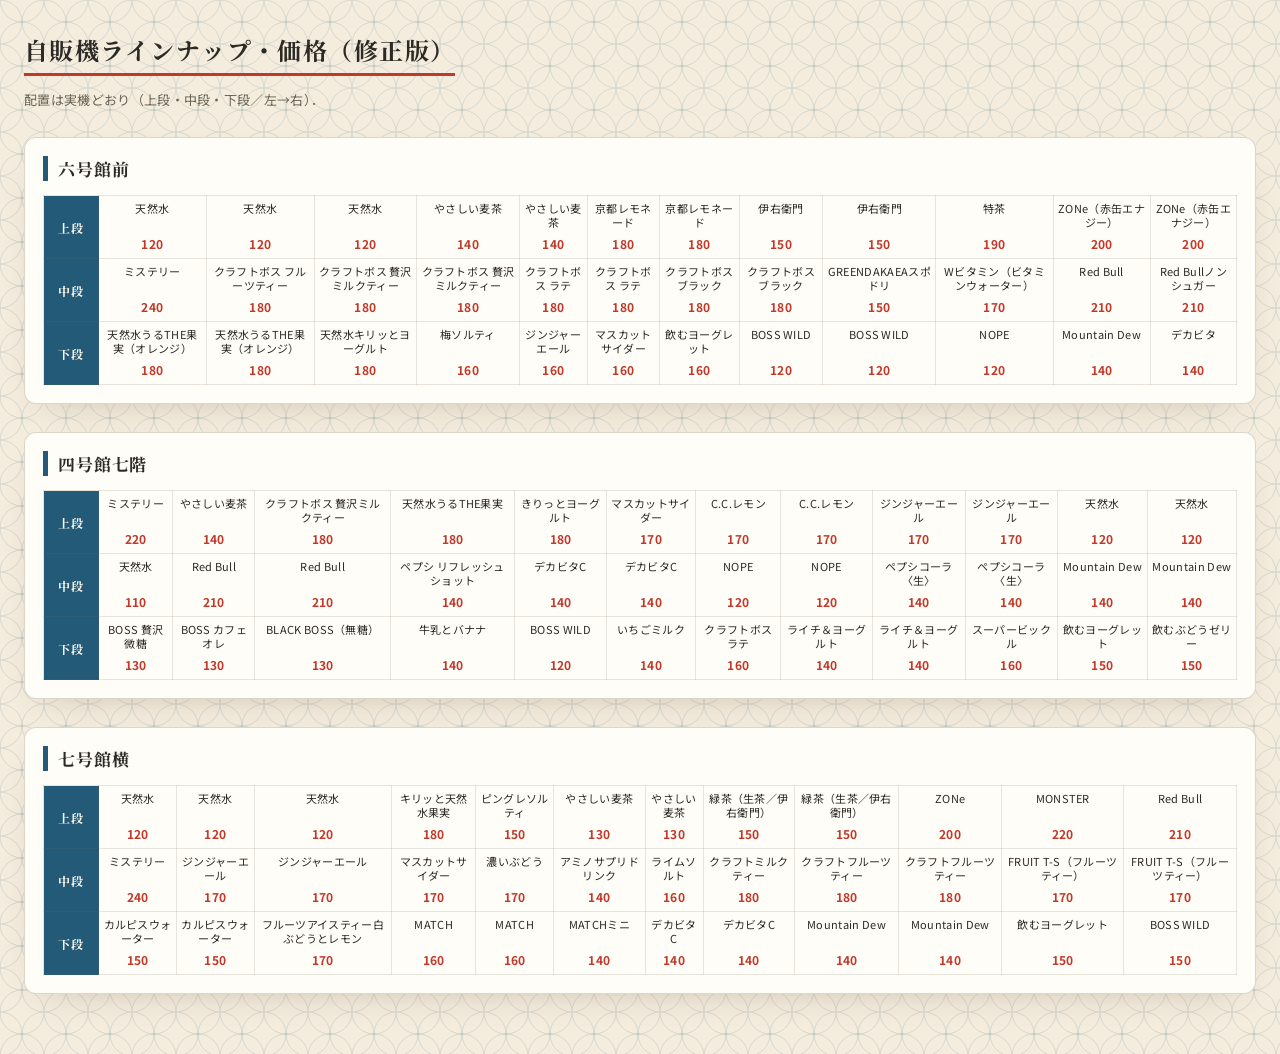
<file: 自販機ラインナップ.html>
<!DOCTYPE html>
<html lang="ja">
<head>
<meta charset="UTF-8">
<meta name="viewport" content="width=device-width, initial-scale=1.0">
<title>自販機ラインナップ・価格 — 和の品書き</title>
<!-- 書体：見出し=明朝（Noto Serif JP）/ 本文=ゴシック（Noto Sans JP） -->
<link rel="preconnect" href="https://fonts.googleapis.com">
<link rel="preconnect" href="https://fonts.gstatic.com" crossorigin>
<link href="https://fonts.googleapis.com/css2?family=Noto+Sans+JP:wght@400;500;700&family=Noto+Serif+JP:wght@500;700&display=swap" rel="stylesheet">
<style>
  /* 和風（和紙ライト）：生成りの地に墨と伝統色（朱・藍・金） */
  :root {
    --washi:#F4ECDD; --washi-soft:#FBF6EC; --surface:#FFFDF7;
    --text:#2C2A24; --text-soft:#6A6253;
    --shu:#C0392B; --ai:#235A78; --kin:#B08D3C;
    --stroke:rgba(120,102,74,0.26); --stroke-soft:rgba(120,102,74,0.16);
  }
  body {
    font-family:"Noto Sans JP","Hiragino Kaku Gothic ProN","Yu Gothic",sans-serif;
    color:var(--text); margin:0; padding:32px 24px; letter-spacing:0.02em;
    background-color:var(--washi);
    /* 七宝つなぎの和柄を極薄で敷く */
    background-image:url("data:image/svg+xml,%3Csvg xmlns='http://www.w3.org/2000/svg' width='44' height='44' viewBox='0 0 44 44'%3E%3Cg fill='none' stroke='%23235A78' stroke-width='1' stroke-opacity='0.14'%3E%3Ccircle cx='0' cy='22' r='22'/%3E%3Ccircle cx='44' cy='22' r='22'/%3E%3Ccircle cx='22' cy='0' r='22'/%3E%3Ccircle cx='22' cy='44' r='22'/%3E%3C/g%3E%3C/svg%3E");
  }
  h1 {
    font-family:"Noto Serif JP",serif; font-size:24px; font-weight:700;
    color:var(--text); margin:0 0 8px; letter-spacing:0.06em;
    display:inline-block; padding-bottom:6px; border-bottom:3px solid var(--shu);
  }
  .note { font-size:13px; color:var(--text-soft); margin:6px 0 28px; }
  .machine {
    background:var(--surface); border:1px solid var(--stroke); border-radius:12px;
    box-shadow:0 14px 36px -22px rgba(70,52,24,0.30);
    padding:18px; margin-bottom:28px; overflow-x:auto;
  }
  .machine h2 {
    font-family:"Noto Serif JP",serif; font-size:17px; font-weight:700;
    margin:0 0 14px; padding-left:10px; border-left:5px solid var(--ai); letter-spacing:0.05em;
  }
  table { border-collapse:collapse; width:100%; min-width:980px; }
  th, td { border:1px solid var(--stroke-soft); padding:6px 4px; text-align:center; font-size:11px; vertical-align:middle; }
  th.shelf {
    background:var(--ai); color:var(--washi-soft); width:46px; font-size:12px;
    font-family:"Noto Serif JP",serif; font-weight:700; letter-spacing:0.05em;
  }
  .prod { display:block; line-height:1.25; min-height:30px; color:var(--text); }
  .price { display:block; font-weight:700; color:var(--shu); font-size:12px; margin-top:3px; }
  .uncertain { background:rgba(176,141,60,0.12); }
  .uncertain .prod::after { content:"（要確認）"; color:var(--kin); font-size:10px; }
  .empty { background:rgba(120,102,74,0.08); }
  .legend { font-size:12px; color:var(--text-soft); }
  .legend span { background:rgba(176,141,60,0.12); padding:1px 6px; border:1px solid rgba(176,141,60,0.45); border-radius:3px; }
</style>
</head>
<body>
<h1>自販機ラインナップ・価格（修正版）</h1>
<p class="note">配置は実機どおり（上段・中段・下段／左→右）．</p>

<!-- ============ 六号館前 ============ -->
<div class="machine">
  <h2>六号館前</h2>
  <table>
    <tr>
      <th class="shelf">上段</th>
      <td><span class="prod">天然水</span><span class="price">120</span></td>
      <td><span class="prod">天然水</span><span class="price">120</span></td>
      <td><span class="prod">天然水</span><span class="price">120</span></td>
      <td><span class="prod">やさしい麦茶</span><span class="price">140</span></td>
      <td><span class="prod">やさしい麦茶</span><span class="price">140</span></td>
      <td><span class="prod">京都レモネード</span><span class="price">180</span></td>
      <td><span class="prod">京都レモネード</span><span class="price">180</span></td>
      <td><span class="prod">伊右衛門</span><span class="price">150</span></td>
      <td><span class="prod">伊右衛門</span><span class="price">150</span></td>
      <td><span class="prod">特茶</span><span class="price">190</span></td>
      <td><span class="prod">ZONe（赤缶エナジー）</span><span class="price">200</span></td>
      <td><span class="prod">ZONe（赤缶エナジー）</span><span class="price">200</span></td>
    </tr>
    <tr>
      <th class="shelf">中段</th>
      <td><span class="prod">ミステリー</span><span class="price">240</span></td>
      <td><span class="prod">クラフトボス フルーツティー</span><span class="price">180</span></td>
      <td><span class="prod">クラフトボス 贅沢ミルクティー</span><span class="price">180</span></td>
      <td><span class="prod">クラフトボス 贅沢ミルクティー</span><span class="price">180</span></td>
      <td><span class="prod">クラフトボス ラテ</span><span class="price">180</span></td>
      <td><span class="prod">クラフトボス ラテ</span><span class="price">180</span></td>
      <td><span class="prod">クラフトボス ブラック</span><span class="price">180</span></td>
      <td><span class="prod">クラフトボス ブラック</span><span class="price">180</span></td>
      <td><span class="prod">GREENDAKAEAスポドリ</span><span class="price">150</span></td>
      <td><span class="prod">Wビタミン（ビタミンウォーター）</span><span class="price">170</span></td>
      <td><span class="prod">Red Bull</span><span class="price">210</span></td>
      <td><span class="prod">Red Bullノンシュガー</span><span class="price">210</span></td>
    </tr>
    <tr>
      <th class="shelf">下段</th>
      <td><span class="prod">天然水うるTHE果実（オレンジ）</span><span class="price">180</span></td>
      <td><span class="prod">天然水うるTHE果実（オレンジ）</span><span class="price">180</span></td>
      <td><span class="prod">天然水キリッとヨーグルト</span><span class="price">180</span></td> 
      <td><span class="prod">梅ソルティ</span><span class="price">160</span></td>  
      <td><span class="prod">ジンジャーエール</span><span class="price">160</span></td>
      <td><span class="prod">マスカットサイダー</span><span class="price">160</span></td>
      <td><span class="prod">飲むヨーグレット</span><span class="price">160</span></td>
      <td><span class="prod">BOSS WILD</span><span class="price">120</span></td>
      <td><span class="prod">BOSS WILD</span><span class="price">120</span></td>
      <td><span class="prod">NOPE</span><span class="price">120</span></td>
      <td><span class="prod">Mountain Dew</span><span class="price">140</span></td>
      <td><span class="prod">デカビタ</span><span class="price">140</span></td>
    </tr>
  </table>
</div>

<!-- ============ 四号館七階 ============ -->
<div class="machine">
  <h2>四号館七階</h2>
  <table>
    <tr>
      <th class="shelf">上段</th>
      <td><span class="prod">ミステリー</span><span class="price">220</span></td>
      <td><span class="prod">やさしい麦茶</span><span class="price">140</span></td>
      <td><span class="prod">クラフトボス 贅沢ミルクティー</span><span class="price">180</span></td>
      <td><span class="prod">天然水うるTHE果実</span><span class="price">180</span></td>
      <td><span class="prod">きりっとヨーグルト</span><span class="price">180</span></td>
      <td><span class="prod">マスカットサイダー</span><span class="price">170</span></td>
      <td><span class="prod">C.C.レモン</span><span class="price">170</span></td>
      <td><span class="prod">C.C.レモン</span><span class="price">170</span></td>
      <td><span class="prod">ジンジャーエール</span><span class="price">170</span></td>
      <td><span class="prod">ジンジャーエール</span><span class="price">170</span></td>
      <td><span class="prod">天然水</span><span class="price">120</span></td>
      <td><span class="prod">天然水</span><span class="price">120</span></td>
    </tr>
    <tr>
      <th class="shelf">中段</th>
      <td><span class="prod">天然水</span><span class="price">110</span></td>
      <td><span class="prod">Red Bull</span><span class="price">210</span></td>
      <td><span class="prod">Red Bull</span><span class="price">210</span></td>
      <td><span class="prod">ペプシ リフレッシュショット</span><span class="price">140</span></td>
      <td><span class="prod">デカビタC</span><span class="price">140</span></td>
      <td><span class="prod">デカビタC</span><span class="price">140</span></td>
      <td><span class="prod">NOPE</span><span class="price">120</span></td>
      <td><span class="prod">NOPE</span><span class="price">120</span></td>
      <td><span class="prod">ペプシコーラ〈生〉</span><span class="price">140</span></td>
      <td><span class="prod">ペプシコーラ〈生〉</span><span class="price">140</span></td>
      <td><span class="prod">Mountain Dew</span><span class="price">140</span></td>
      <td><span class="prod">Mountain Dew</span><span class="price">140</span></td>
    </tr>
    <tr>
      <th class="shelf">下段</th>
      <td><span class="prod">BOSS 贅沢微糖</span><span class="price">130</span></td>
      <td><span class="prod">BOSS カフェオレ</span><span class="price">130</span></td>
      <td><span class="prod">BLACK BOSS（無糖）</span><span class="price">130</span></td>
      <td><span class="prod">牛乳とバナナ</span><span class="price">140</span></td>
      <td><span class="prod">BOSS WILD</span><span class="price">120</span></td>
      <td><span class="prod">いちごミルク</span><span class="price">140</span></td>
      <td><span class="prod">クラフトボス ラテ</span><span class="price">160</span></td>
      <td><span class="prod">ライチ＆ヨーグルト</span><span class="price">140</span></td>
      <td><span class="prod">ライチ＆ヨーグルト</span><span class="price">140</span></td>
      <td><span class="prod">スーパービックル</span><span class="price">160</span></td>
      <td><span class="prod">飲むヨーグレット</span><span class="price">150</span></td>
      <td><span class="prod">飲むぶどうゼリー</span><span class="price">150</span></td>
    </tr>
  </table>
</div>

<!-- ============ 七号館横 ============ -->
<div class="machine">
  <h2>七号館横 </h2>
  <table>
    <tr>
      <th class="shelf">上段</th>
      <td><span class="prod">天然水</span><span class="price">120</span></td>
      <td><span class="prod">天然水</span><span class="price">120</span></td>
      <td><span class="prod">天然水</span><span class="price">120</span></td>
      <td><span class="prod">キリッと天然水果実</span><span class="price">180</span></td>
      <td><span class="prod">ピングレソルティ</span><span class="price">150</span></td>
      <td><span class="prod">やさしい麦茶</span><span class="price">130</span></td>
      <td><span class="prod">やさしい麦茶</span><span class="price">130</span></td>
      <td><span class="prod">緑茶（生茶／伊右衛門）</span><span class="price">150</span></td>
      <td><span class="prod">緑茶（生茶／伊右衛門）</span><span class="price">150</span></td>
      <td><span class="prod">ZONe</span><span class="price">200</span></td>
      <td><span class="prod">MONSTER</span><span class="price">220</span></td>
      <td><span class="prod">Red Bull</span><span class="price">210</span></td>
    </tr>
    <tr>
      <th class="shelf">中段</th>
      <td><span class="prod">ミステリー</span><span class="price">240</span></td>
      <td><span class="prod">ジンジャーエール</span><span class="price">170</span></td>
      <td><span class="prod">ジンジャーエール</span><span class="price">170</span></td>
      <td><span class="prod">マスカットサイダー</span><span class="price">170</span></td>
      <td><span class="prod">濃いぶどう</span><span class="price">170</span></td>
      <td><span class="prod">アミノサプリドリンク</span><span class="price">140</span></td>  
      <td><span class="prod">ライムソルト</span><span class="price">160</span></td>
      <td><span class="prod">クラフトミルクティー</span><span class="price">180</span></td>
      <td><span class="prod">クラフトフルーツティー</span><span class="price">180</span></td>
      <td><span class="prod">クラフトフルーツティー</span><span class="price">180</span></td>
      <td><span class="prod">FRUIT T-S（フルーツティー）</span><span class="price">170</span></td>
      <td><span class="prod">FRUIT T-S（フルーツティー）</span><span class="price">170</span></td>
    </tr>
    <tr>
      <th class="shelf">下段</th>
      <td><span class="prod">カルピスウォーター</span><span class="price">150</span></td>
      <td><span class="prod">カルピスウォーター</span><span class="price">150</span></td>
      <td><span class="prod">フルーツアイスティー白ぶどうとレモン</span><span class="price">170</span></td>
      <td><span class="prod">MATCH</span><span class="price">160</span></td>
      <td><span class="prod">MATCH</span><span class="price">160</span></td>
      <td><span class="prod">MATCHミニ</span><span class="price">140</span></td>
      <td><span class="prod">デカビタC</span><span class="price">140</span></td>
      <td><span class="prod">デカビタC</span><span class="price">140</span></td>
      <td><span class="prod">Mountain Dew</span><span class="price">140</span></td>
      <td><span class="prod">Mountain Dew</span><span class="price">140</span></td>
      <td><span class="prod">飲むヨーグレット</span><span class="price">150</span></td>
      <td><span class="prod">BOSS WILD</span><span class="price">150</span></td>
    </tr>
  </table>
</div>

</body>
</html>
</file>
